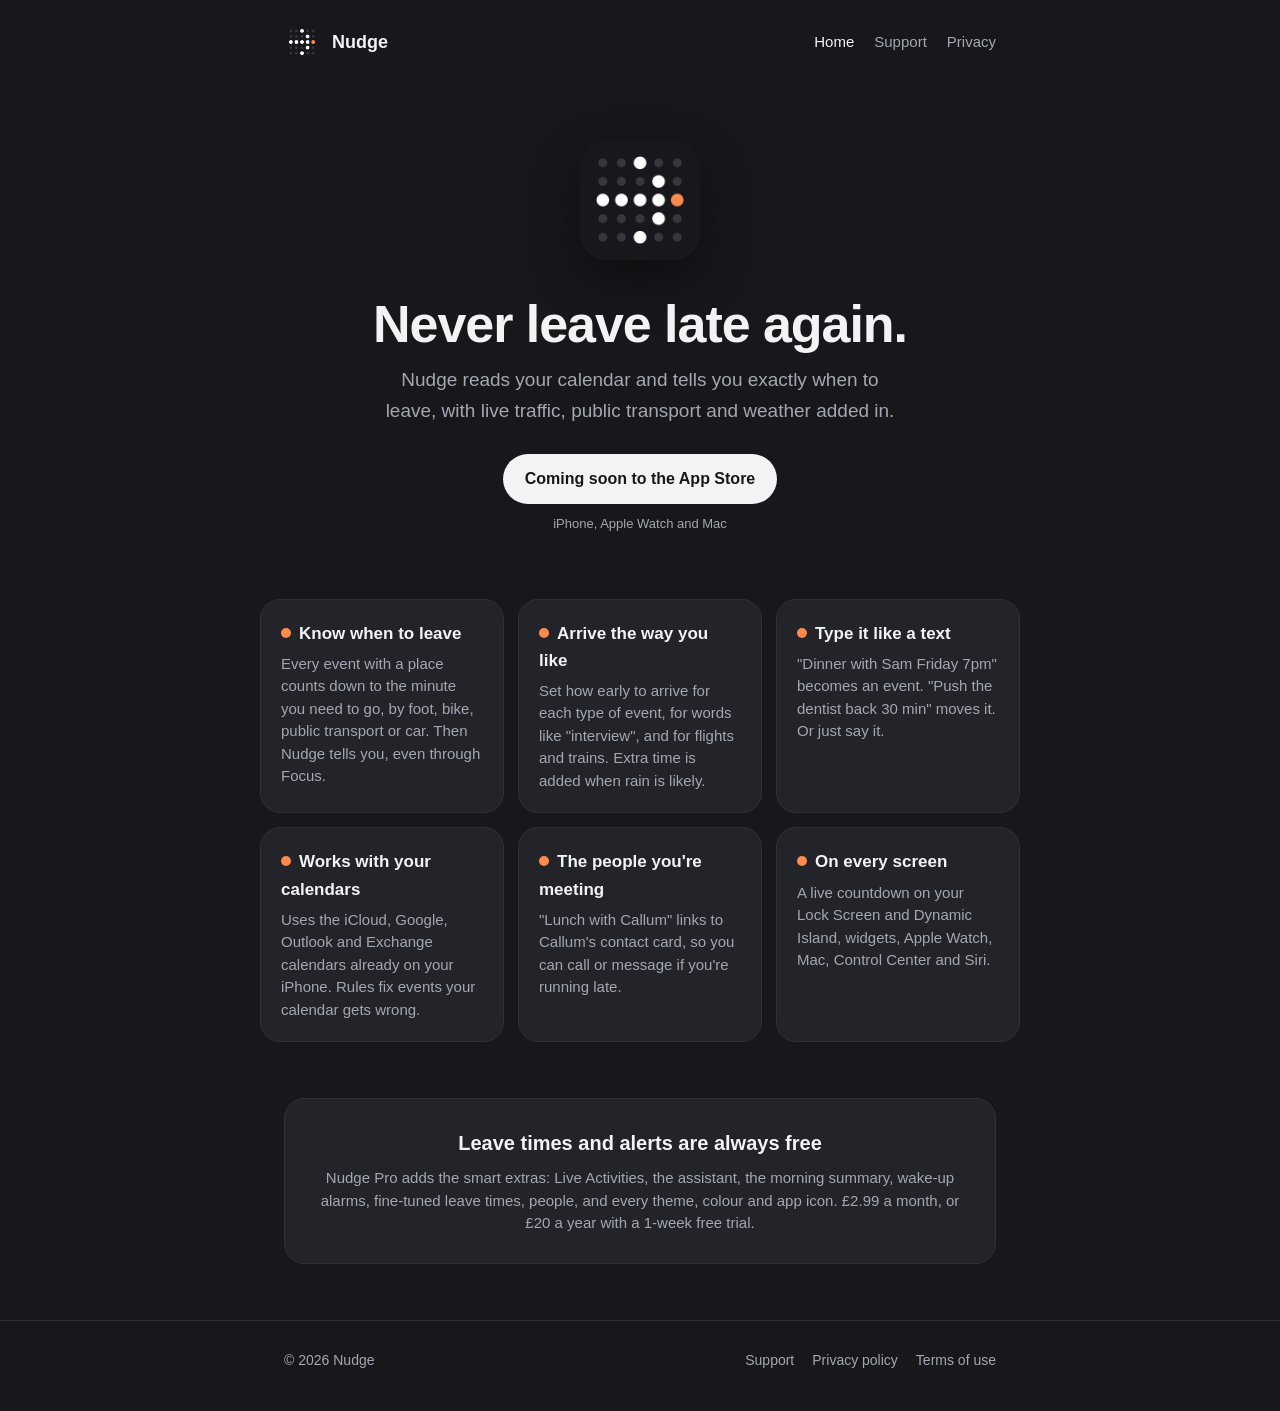
<file: index.html>
<!doctype html>
<html lang="en">
<head>
<meta charset="utf-8">
<meta name="viewport" content="width=device-width, initial-scale=1">
<title>Nudge · Never leave late again</title>
<meta name="description" content="Nudge reads your calendar and tells you exactly when to leave, with live traffic, public transport and weather. For iPhone, Apple Watch and Mac.">
<link rel="icon" href="assets/favicon.png">
<link rel="apple-touch-icon" href="assets/icon.png">
<link rel="stylesheet" href="assets/style.css">
</head>
<body>

<header class="site-header">
  <div class="wrap">
    <a class="brand" href="./"><img src="assets/icon.png" alt="">Nudge</a>
    <nav class="nav" aria-label="Main">
      <a href="./" aria-current="page">Home</a>
      <a href="support.html">Support</a>
      <a href="privacy.html">Privacy</a>
    </nav>
  </div>
</header>

<main>
  <section class="hero">
    <div class="wrap">
      <img src="assets/icon.png" alt="Nudge app icon">
      <h1>Never leave late again.</h1>
      <p>Nudge reads your calendar and tells you exactly when to leave, with live traffic, public transport and weather added in.</p>
      <a class="badge" href="#">Coming soon to the App Store</a>
      <span class="note">iPhone, Apple Watch and Mac</span>
    </div>
  </section>

  <section class="wrap features" aria-label="Features">
    <div class="card">
      <h3><span class="dot"></span>Know when to leave</h3>
      <p>Every event with a place counts down to the minute you need to go, by foot, bike, public transport or car. Then Nudge tells you, even through Focus.</p>
    </div>
    <div class="card">
      <h3><span class="dot"></span>Arrive the way you like</h3>
      <p>Set how early to arrive for each type of event, for words like "interview", and for flights and trains. Extra time is added when rain is likely.</p>
    </div>
    <div class="card">
      <h3><span class="dot"></span>Type it like a text</h3>
      <p>"Dinner with Sam Friday 7pm" becomes an event. "Push the dentist back 30 min" moves it. Or just say it.</p>
    </div>
    <div class="card">
      <h3><span class="dot"></span>Works with your calendars</h3>
      <p>Uses the iCloud, Google, Outlook and Exchange calendars already on your iPhone. Rules fix events your calendar gets wrong.</p>
    </div>
    <div class="card">
      <h3><span class="dot"></span>The people you're meeting</h3>
      <p>"Lunch with Callum" links to Callum's contact card, so you can call or message if you're running late.</p>
    </div>
    <div class="card">
      <h3><span class="dot"></span>On every screen</h3>
      <p>A live countdown on your Lock Screen and Dynamic Island, widgets, Apple Watch, Mac, Control Center and Siri.</p>
    </div>
  </section>

  <section class="wrap" style="padding-bottom: 56px" aria-label="Pricing">
    <div class="card" style="text-align: center; padding: 28px 22px">
      <h3 style="font-size: 20px; margin-bottom: 8px">Leave times and alerts are always free</h3>
      <p>Nudge Pro adds the smart extras: Live Activities, the assistant, the morning summary, wake-up alarms, fine-tuned leave times, people, and every theme, colour and app icon. £2.99 a month, or £20 a year with a 1-week free trial.</p>
    </div>
  </section>
</main>

<footer class="site-footer">
  <div class="wrap">
    <span>© 2026 Nudge</span>
    <nav aria-label="Footer">
      <a href="support.html">Support</a>
      <a href="privacy.html">Privacy policy</a>
      <a href="https://www.apple.com/legal/internet-services/itunes/dev/stdeula/">Terms of use</a>
    </nav>
  </div>
</footer>

</body>
</html>
</file>
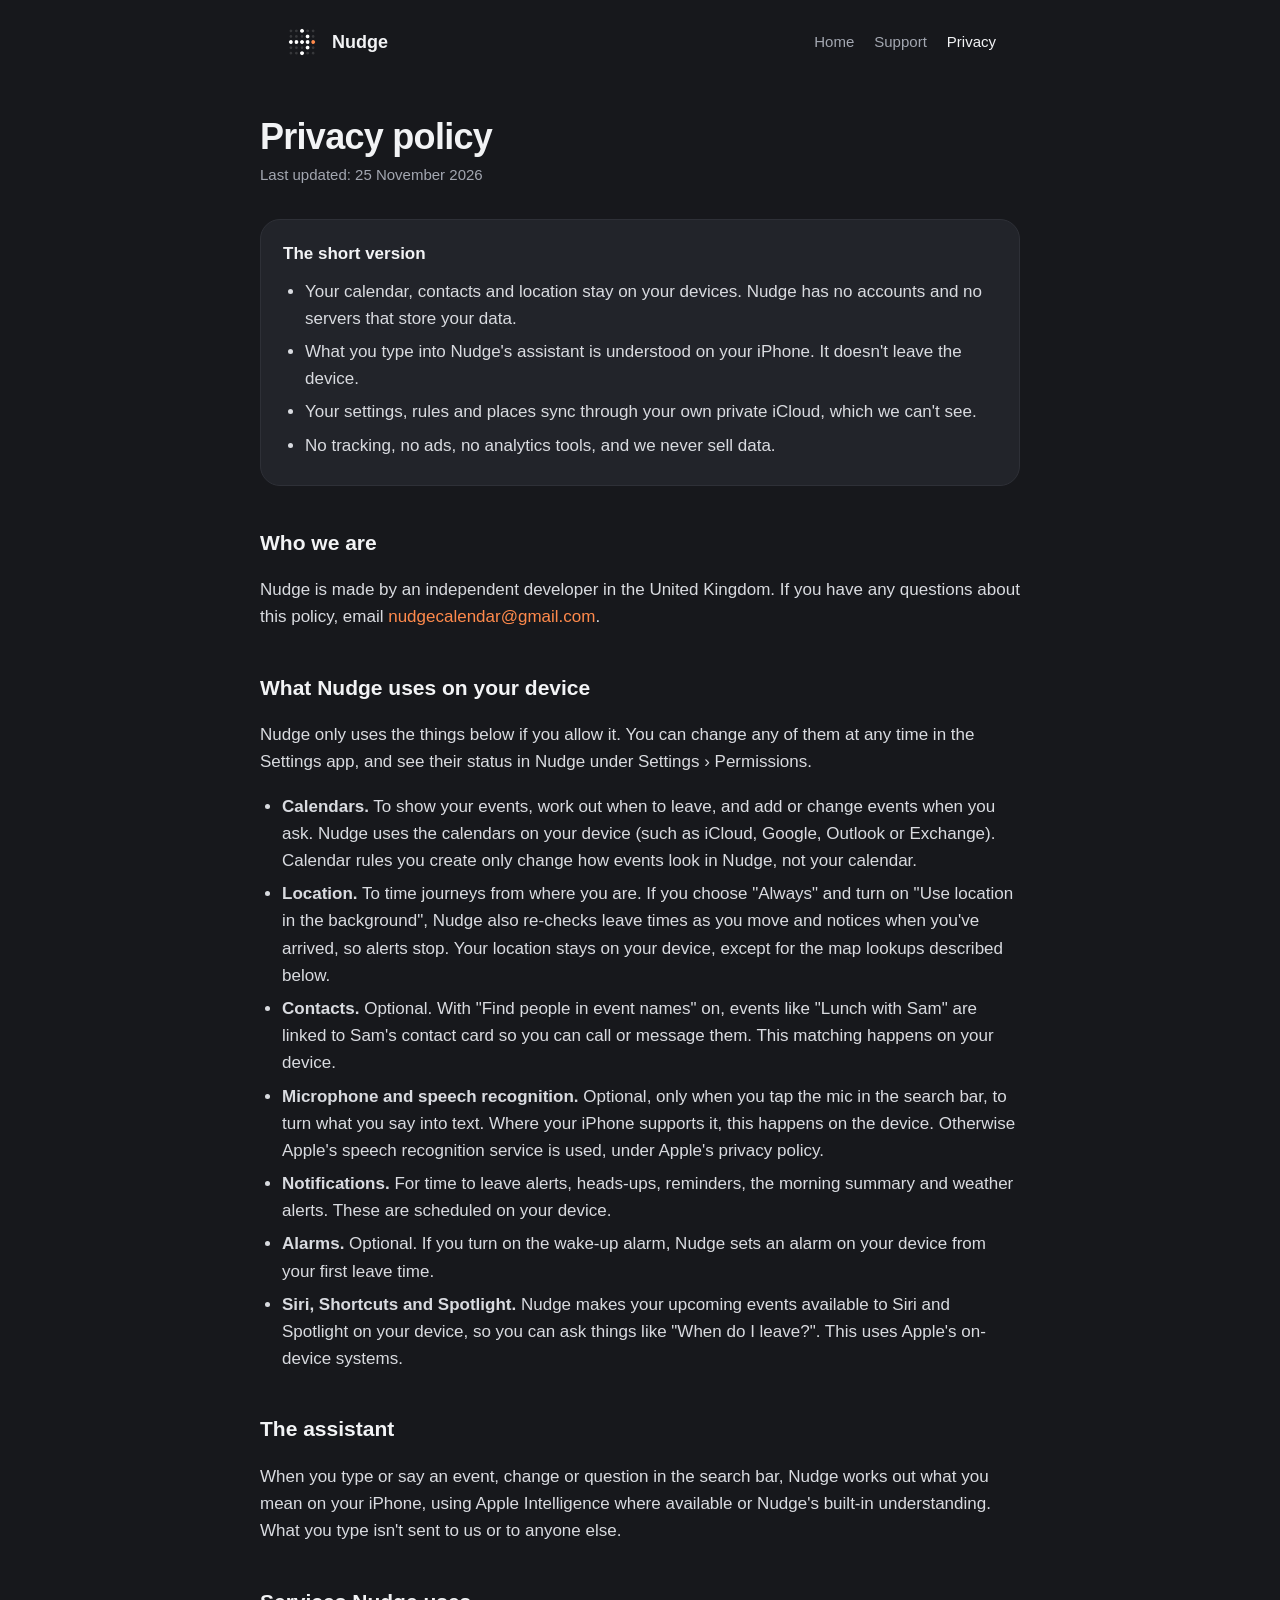
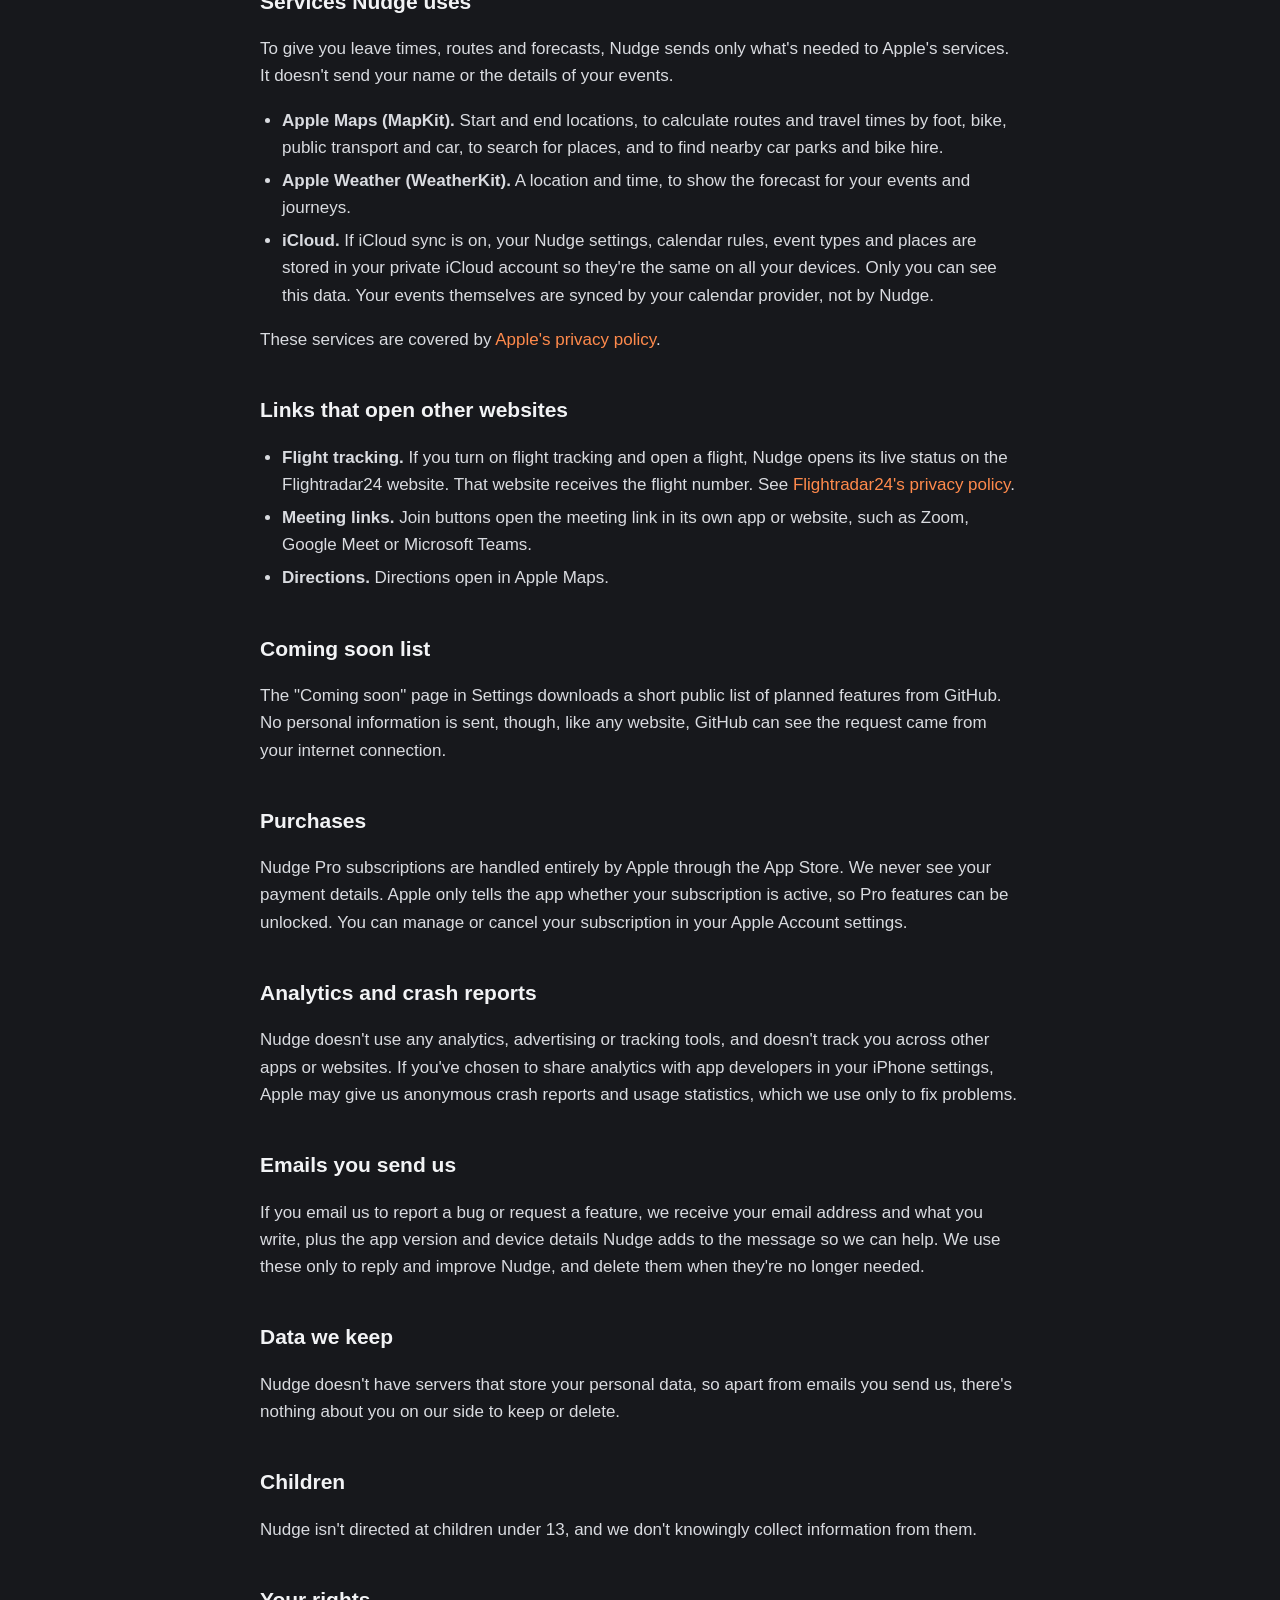
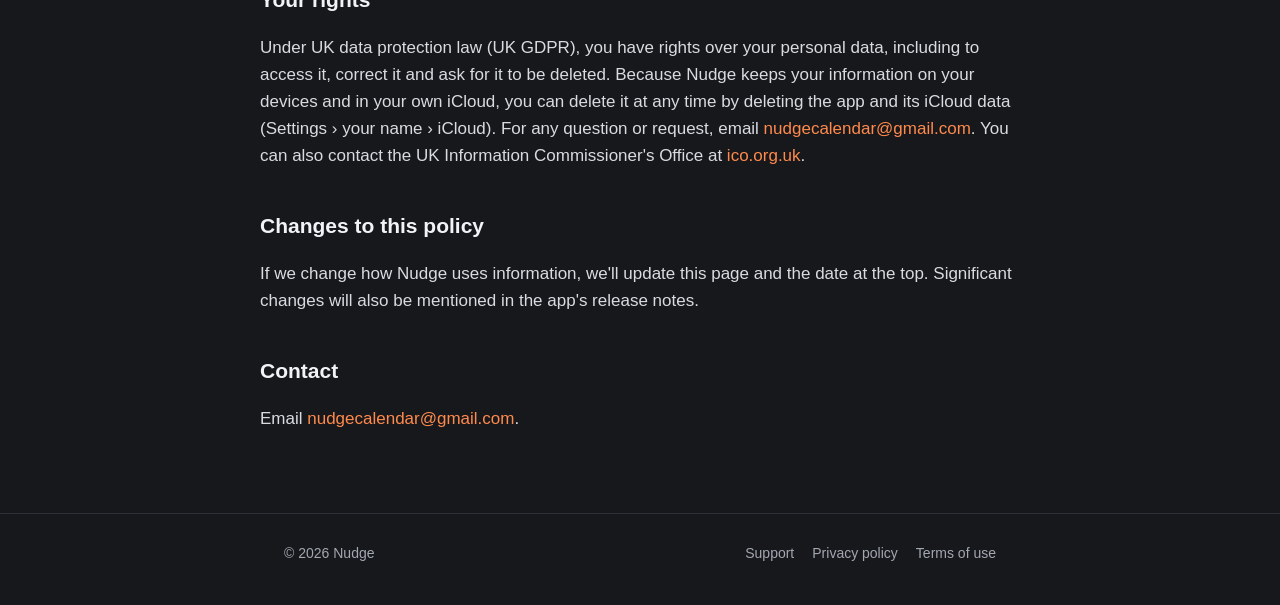
<file: privacy.html>
<!doctype html>
<html lang="en">
<head>
<meta charset="utf-8">
<meta name="viewport" content="width=device-width, initial-scale=1">
<title>Privacy policy · Nudge</title>
<link rel="icon" href="assets/favicon.png">
<link rel="stylesheet" href="assets/style.css">
</head>
<body>

<header class="site-header">
  <div class="wrap">
    <a class="brand" href="./"><img src="assets/icon.png" alt="">Nudge</a>
    <nav class="nav" aria-label="Main">
      <a href="./">Home</a>
      <a href="support.html">Support</a>
      <a href="privacy.html" aria-current="page">Privacy</a>
    </nav>
  </div>
</header>

<main class="wrap doc">
  <h1>Privacy policy</h1>
  <p class="updated">Last updated: 25 November 2026</p>

  <div class="summary">
    <p><strong>The short version</strong></p>
    <ul>
      <li>Your calendar, contacts and location stay on your devices. Nudge has no accounts and no servers that store your data.</li>
      <li>What you type into Nudge's assistant is understood on your iPhone. It doesn't leave the device.</li>
      <li>Your settings, rules and places sync through your own private iCloud, which we can't see.</li>
      <li>No tracking, no ads, no analytics tools, and we never sell data.</li>
    </ul>
  </div>

  <h2>Who we are</h2>
  <p>Nudge is made by an independent developer in the United Kingdom. If you have any questions about this policy, email <a href="mailto:nudgecalendar@gmail.com">nudgecalendar@gmail.com</a>.</p>

  <h2>What Nudge uses on your device</h2>
  <p>Nudge only uses the things below if you allow it. You can change any of them at any time in the Settings app, and see their status in Nudge under Settings › Permissions.</p>
  <ul>
    <li><strong>Calendars.</strong> To show your events, work out when to leave, and add or change events when you ask. Nudge uses the calendars on your device (such as iCloud, Google, Outlook or Exchange). Calendar rules you create only change how events look in Nudge, not your calendar.</li>
    <li><strong>Location.</strong> To time journeys from where you are. If you choose "Always" and turn on "Use location in the background", Nudge also re-checks leave times as you move and notices when you've arrived, so alerts stop. Your location stays on your device, except for the map lookups described below.</li>
    <li><strong>Contacts.</strong> Optional. With "Find people in event names" on, events like "Lunch with Sam" are linked to Sam's contact card so you can call or message them. This matching happens on your device.</li>
    <li><strong>Microphone and speech recognition.</strong> Optional, only when you tap the mic in the search bar, to turn what you say into text. Where your iPhone supports it, this happens on the device. Otherwise Apple's speech recognition service is used, under Apple's privacy policy.</li>
    <li><strong>Notifications.</strong> For time to leave alerts, heads-ups, reminders, the morning summary and weather alerts. These are scheduled on your device.</li>
    <li><strong>Alarms.</strong> Optional. If you turn on the wake-up alarm, Nudge sets an alarm on your device from your first leave time.</li>
    <li><strong>Siri, Shortcuts and Spotlight.</strong> Nudge makes your upcoming events available to Siri and Spotlight on your device, so you can ask things like "When do I leave?". This uses Apple's on-device systems.</li>
  </ul>

  <h2>The assistant</h2>
  <p>When you type or say an event, change or question in the search bar, Nudge works out what you mean on your iPhone, using Apple Intelligence where available or Nudge's built-in understanding. What you type isn't sent to us or to anyone else.</p>

  <h2>Services Nudge uses</h2>
  <p>To give you leave times, routes and forecasts, Nudge sends only what's needed to Apple's services. It doesn't send your name or the details of your events.</p>
  <ul>
    <li><strong>Apple Maps (MapKit).</strong> Start and end locations, to calculate routes and travel times by foot, bike, public transport and car, to search for places, and to find nearby car parks and bike hire.</li>
    <li><strong>Apple Weather (WeatherKit).</strong> A location and time, to show the forecast for your events and journeys.</li>
    <li><strong>iCloud.</strong> If iCloud sync is on, your Nudge settings, calendar rules, event types and places are stored in your private iCloud account so they're the same on all your devices. Only you can see this data. Your events themselves are synced by your calendar provider, not by Nudge.</li>
  </ul>
  <p>These services are covered by <a href="https://www.apple.com/legal/privacy/">Apple's privacy policy</a>.</p>

  <h2>Links that open other websites</h2>
  <ul>
    <li><strong>Flight tracking.</strong> If you turn on flight tracking and open a flight, Nudge opens its live status on the Flightradar24 website. That website receives the flight number. See <a href="https://www.flightradar24.com/privacy-policy">Flightradar24's privacy policy</a>.</li>
    <li><strong>Meeting links.</strong> Join buttons open the meeting link in its own app or website, such as Zoom, Google Meet or Microsoft Teams.</li>
    <li><strong>Directions.</strong> Directions open in Apple Maps.</li>
  </ul>

  <h2>Coming soon list</h2>
  <p>The "Coming soon" page in Settings downloads a short public list of planned features from GitHub. No personal information is sent, though, like any website, GitHub can see the request came from your internet connection.</p>

  <h2>Purchases</h2>
  <p>Nudge Pro subscriptions are handled entirely by Apple through the App Store. We never see your payment details. Apple only tells the app whether your subscription is active, so Pro features can be unlocked. You can manage or cancel your subscription in your Apple Account settings.</p>

  <h2>Analytics and crash reports</h2>
  <p>Nudge doesn't use any analytics, advertising or tracking tools, and doesn't track you across other apps or websites. If you've chosen to share analytics with app developers in your iPhone settings, Apple may give us anonymous crash reports and usage statistics, which we use only to fix problems.</p>

  <h2>Emails you send us</h2>
  <p>If you email us to report a bug or request a feature, we receive your email address and what you write, plus the app version and device details Nudge adds to the message so we can help. We use these only to reply and improve Nudge, and delete them when they're no longer needed.</p>

  <h2>Data we keep</h2>
  <p>Nudge doesn't have servers that store your personal data, so apart from emails you send us, there's nothing about you on our side to keep or delete.</p>

  <h2>Children</h2>
  <p>Nudge isn't directed at children under 13, and we don't knowingly collect information from them.</p>

  <h2>Your rights</h2>
  <p>Under UK data protection law (UK GDPR), you have rights over your personal data, including to access it, correct it and ask for it to be deleted. Because Nudge keeps your information on your devices and in your own iCloud, you can delete it at any time by deleting the app and its iCloud data (Settings › your name › iCloud). For any question or request, email <a href="mailto:nudgecalendar@gmail.com">nudgecalendar@gmail.com</a>. You can also contact the UK Information Commissioner's Office at <a href="https://ico.org.uk">ico.org.uk</a>.</p>

  <h2>Changes to this policy</h2>
  <p>If we change how Nudge uses information, we'll update this page and the date at the top. Significant changes will also be mentioned in the app's release notes.</p>

  <h2>Contact</h2>
  <p>Email <a href="mailto:nudgecalendar@gmail.com">nudgecalendar@gmail.com</a>.</p>
</main>

<footer class="site-footer">
  <div class="wrap">
    <span>© 2026 Nudge</span>
    <nav aria-label="Footer">
      <a href="support.html">Support</a>
      <a href="privacy.html">Privacy policy</a>
      <a href="https://www.apple.com/legal/internet-services/itunes/dev/stdeula/">Terms of use</a>
    </nav>
  </div>
</footer>

</body>
</html>
</file>
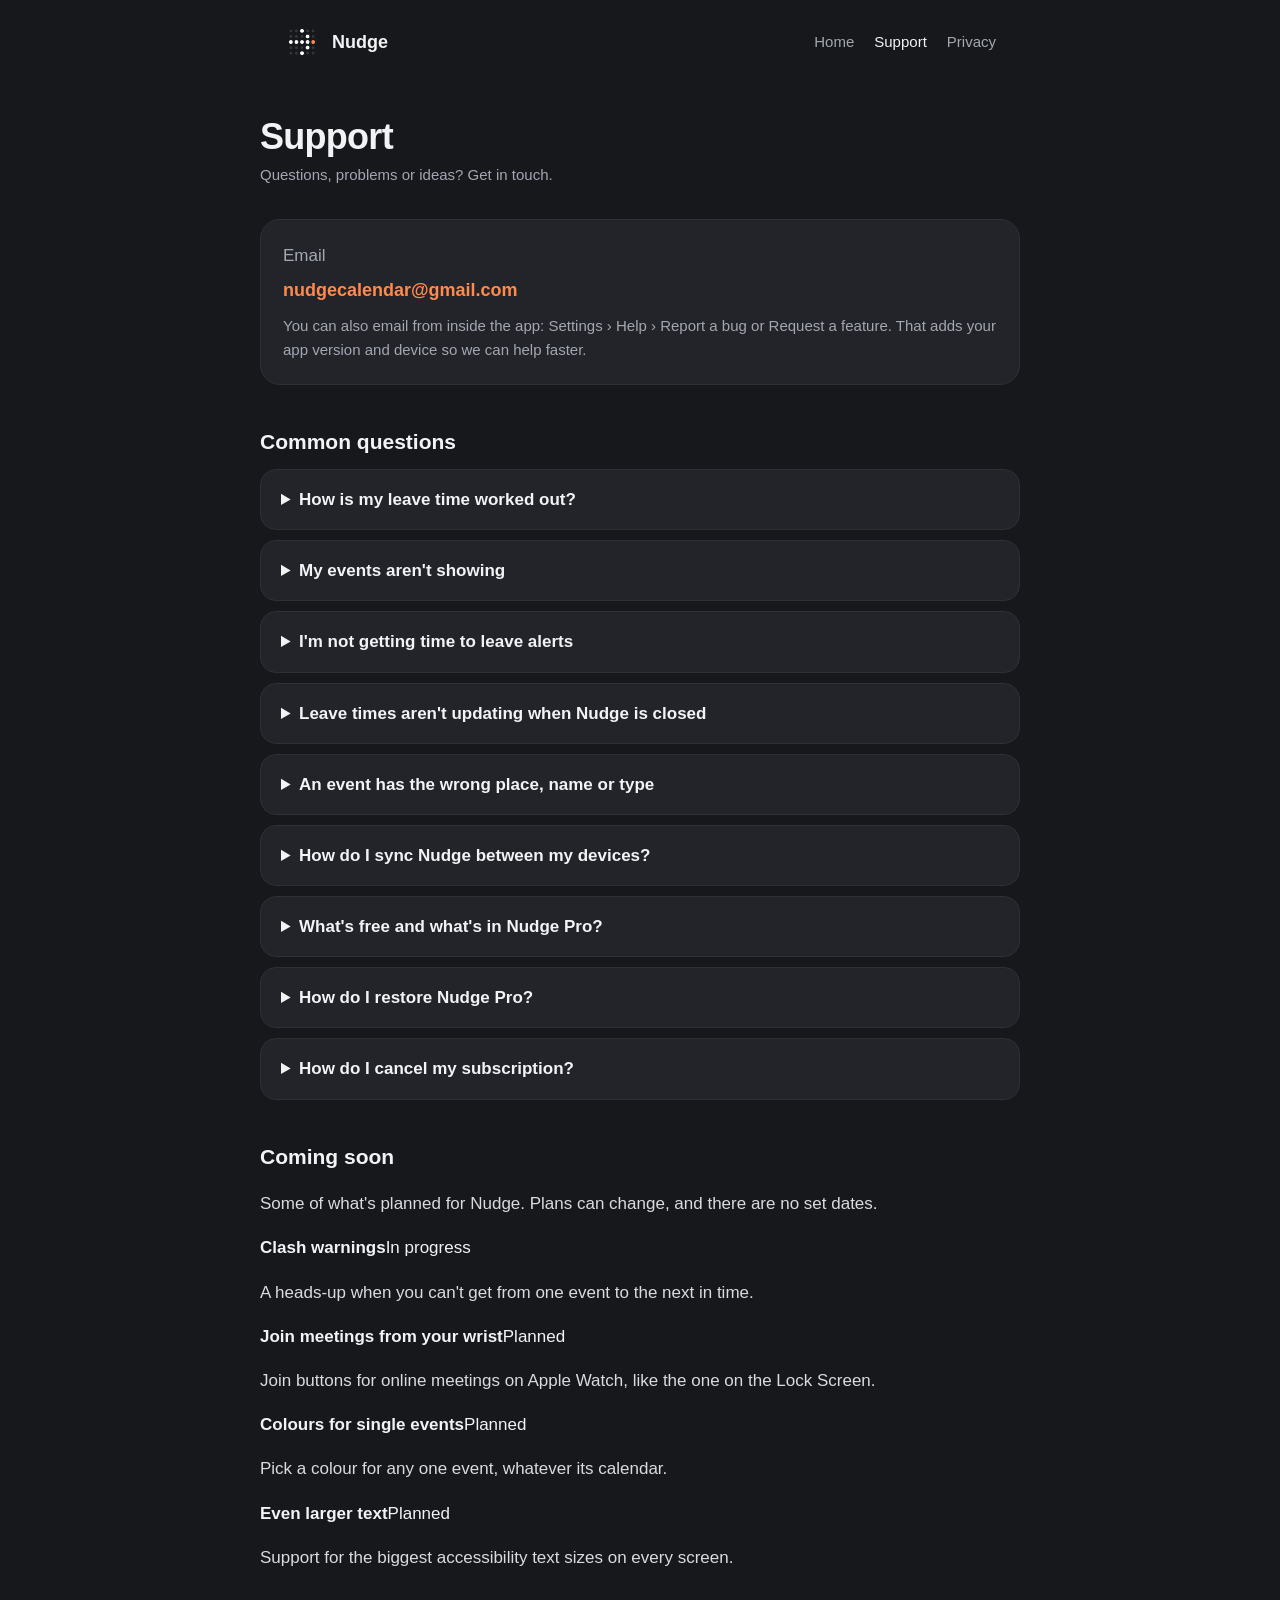
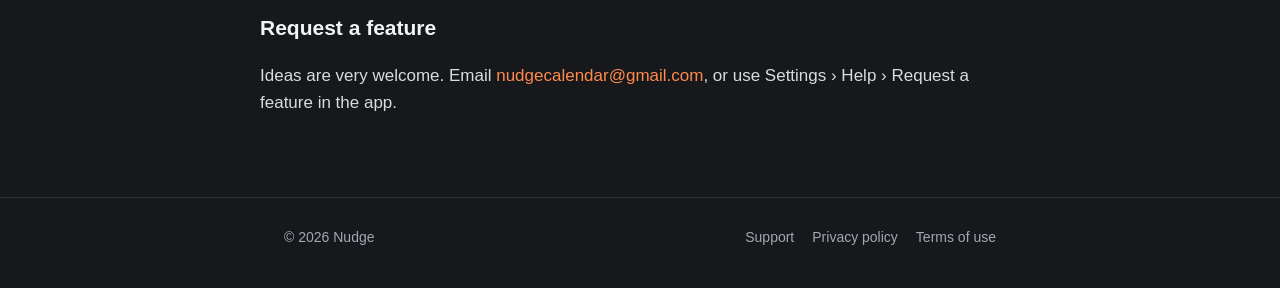
<file: support.html>
<!doctype html>
<html lang="en">
<head>
<meta charset="utf-8">
<meta name="viewport" content="width=device-width, initial-scale=1">
<title>Support · Nudge</title>
<link rel="icon" href="assets/favicon.png">
<link rel="stylesheet" href="assets/style.css">
</head>
<body>

<header class="site-header">
  <div class="wrap">
    <a class="brand" href="./"><img src="assets/icon.png" alt="">Nudge</a>
    <nav class="nav" aria-label="Main">
      <a href="./">Home</a>
      <a href="support.html" aria-current="page">Support</a>
      <a href="privacy.html">Privacy</a>
    </nav>
  </div>
</header>

<main class="wrap doc">
  <h1>Support</h1>
  <p class="updated">Questions, problems or ideas? Get in touch.</p>

  <div class="contact">
    <p style="margin: 0 0 6px; color: var(--sub)">Email</p>
    <a href="mailto:nudgecalendar@gmail.com?subject=Nudge%20support">nudgecalendar@gmail.com</a>
    <p style="margin: 10px 0 0; color: var(--sub); font-size: 15px">You can also email from inside the app: Settings › Help › Report a bug or Request a feature. That adds your app version and device so we can help faster.</p>
  </div>

  <h2>Common questions</h2>
  <div class="faq">
    <details>
      <summary>How is my leave time worked out?</summary>
      <p>Nudge takes the event's start time and subtracts the journey from where you'll be (your previous event, where you are, or Home), live traffic for driving, extra time if rain is likely and you're walking or cycling, and how early you like to arrive. You set how early in Settings › Arrive early, by type of event, for words like "interview", and for flights and trains. Anything you change on a single event always wins.</p>
    </details>
    <details>
      <summary>My events aren't showing</summary>
      <p>Check Nudge has Full Access to Calendars in the Settings app › Apps › Nudge › Calendars, and that the calendar is switched on in Nudge under Settings › Calendars. Google, Outlook and other calendars need to be added to your iPhone first, in the Settings app › Apps › Calendar › Calendar Accounts.</p>
    </details>
    <details>
      <summary>I'm not getting time to leave alerts</summary>
      <p>Allow notifications for Nudge in the Settings app, and make sure Time Sensitive notifications are allowed, including in any Focus you use. In Nudge, go to Settings › Notifications and tap Send a test alert to check they reach you. Alerts only come for events with a location, and can be turned off for a single event on its screen.</p>
    </details>
    <details>
      <summary>Leave times aren't updating when Nudge is closed</summary>
      <p>iOS decides how often apps can check in the background. For the most up-to-date times, set Location to Always and turn on Use location in the background in Settings › Notifications. Opening Nudge always shows the latest times.</p>
    </details>
    <details>
      <summary>An event has the wrong place, name or type</summary>
      <p>Use calendar rules: Settings › Calendars › Calendar rules. You can rename events, set or remove their location, choose a type, hide things like "Focus time", or turn off alerts. Nudge doesn't change the event in your calendar.</p>
    </details>
    <details>
      <summary>How do I sync Nudge between my devices?</summary>
      <p>Turn on Settings › iCloud sync on each device, signed in to the same Apple Account. Your settings, rules, types and places then stay the same everywhere. Your events are synced by your calendar provider, so turn on the same calendars on each device.</p>
    </details>
    <details>
      <summary>What's free and what's in Nudge Pro?</summary>
      <p>Leave times and alerts are always free. Nudge Pro adds Live Activities, the assistant, the morning summary, wake-up alarms, fine-tuned leave times, people features, and every theme, colour and app icon. It's £2.99 a month, or £20 a year with a 1-week free trial.</p>
    </details>
    <details>
      <summary>How do I restore Nudge Pro?</summary>
      <p>In Nudge, go to Settings › About and tap Restore purchases, signed in with the Apple Account you bought it with.</p>
    </details>
    <details>
      <summary>How do I cancel my subscription?</summary>
      <p>Subscriptions are managed by Apple. Open the Settings app › your name › Subscriptions › Nudge. You keep Pro until the end of the period you've paid for.</p>
    </details>
  </div>

  <h2>Coming soon</h2>
  <p>Some of what's planned for Nudge. Plans can change, and there are no set dates.</p>
  <!-- Filled from the same GitHub Gist the app uses. The items below show if it can't load. -->
  <div class="status-list" id="roadmap">
    <div class="status-item"><div class="status-head"><strong>Clash warnings</strong><span class="pill pill-amber">In progress</span></div><p>A heads-up when you can't get from one event to the next in time.</p></div>
    <div class="status-item"><div class="status-head"><strong>Join meetings from your wrist</strong><span class="pill pill-grey">Planned</span></div><p>Join buttons for online meetings on Apple Watch, like the one on the Lock Screen.</p></div>
    <div class="status-item"><div class="status-head"><strong>Colours for single events</strong><span class="pill pill-grey">Planned</span></div><p>Pick a colour for any one event, whatever its calendar.</p></div>
    <div class="status-item"><div class="status-head"><strong>Even larger text</strong><span class="pill pill-grey">Planned</span></div><p>Support for the biggest accessibility text sizes on every screen.</p></div>
  </div>

  <section id="bugs-section" hidden>
    <h2>Known bugs</h2>
    <p>Problems we know about and how far along each fix is. Seeing something not listed? <a href="mailto:nudgecalendar@gmail.com?subject=Nudge%3A%20bug%20report">Report a bug</a>.</p>
    <div class="status-list" id="bugs"></div>
  </section>

  <h2>Request a feature</h2>
  <p>Ideas are very welcome. Email <a href="mailto:nudgecalendar@gmail.com?subject=Nudge%3A%20feature%20request">nudgecalendar@gmail.com</a>, or use Settings › Help › Request a feature in the app.</p>
</main>

<footer class="site-footer">
  <div class="wrap">
    <span>© 2026 Nudge</span>
    <nav aria-label="Footer">
      <a href="support.html">Support</a>
      <a href="privacy.html">Privacy policy</a>
      <a href="https://www.apple.com/legal/internet-services/itunes/dev/stdeula/">Terms of use</a>
    </nav>
  </div>
</footer>

<script>
// The same GitHub Gists the app reads. Edit a Gist and both the app and this page update.
// Paste the Known bugs Gist's raw link between the quotes once it exists (leave out the
// long version code after /raw/ so it always shows the latest edit).
const ROADMAP_URL = "https://gist.githubusercontent.com/NudgeCalendar/616fc73129bc264fbe8643e746662f0b/raw/gistfile1.txt";
const BUGS_URL = "";

// Same forgiving status words as the app.
function roadmapStatus(raw) {
  const s = String(raw || "").toLowerCase().replace(/[_-]/g, " ").trim();
  if (["in progress", "inprogress", "working on it", "building"].includes(s)) return ["In progress", "amber"];
  if (["next", "next update", "coming next", "soon"].includes(s)) return ["Next update", "green"];
  return ["Planned", "grey"];
}
function bugStatus(raw) {
  const s = String(raw || "").toLowerCase().replace(/[_-]/g, " ").trim();
  if (["fixing", "amber", "in progress", "working on it"].includes(s)) return ["Fixing", "amber"];
  if (["fixed", "green", "done", "resolved"].includes(s)) return ["Fixed", "green"];
  return ["Known", "red"];
}

function render(list, items, statusFor) {
  list.replaceChildren(...items.map(item => {
    const [label, colour] = statusFor(item.status);
    const row = document.createElement("div");
    row.className = "status-item";
    const head = document.createElement("div");
    head.className = "status-head";
    const title = document.createElement("strong");
    title.textContent = item.title || "";
    const pill = document.createElement("span");
    pill.className = "pill pill-" + colour;
    pill.textContent = label;
    head.append(title, pill);
    const detail = document.createElement("p");
    detail.textContent = item.detail || "";
    row.append(head, detail);
    return row;
  }));
}

async function load(url) {
  const res = await fetch(url, { cache: "no-store" });
  if (!res.ok) throw new Error(res.status);
  const file = await res.json();
  return Array.isArray(file.items) ? file.items : [];
}

load(ROADMAP_URL)
  .then(items => { if (items.length) render(document.getElementById("roadmap"), items, roadmapStatus); })
  .catch(() => {});

if (BUGS_URL) {
  load(BUGS_URL).then(items => {
    const list = document.getElementById("bugs");
    if (items.length) {
      render(list, items, bugStatus);
    } else {
      const none = document.createElement("p");
      none.textContent = "Nothing known right now.";
      list.replaceChildren(none);
    }
    document.getElementById("bugs-section").hidden = false;
  }).catch(() => {});
}
</script>

</body>
</html>
</file>
<file: assets/style.css>
:root {
  --bg: #17181C;
  --card: #22242A;
  --line: #2E3037;
  --text: #F2F3F5;
  --sub: #A3A7B1;
  --accent: #FF8A4C;
  --blue: #93A4FF;
  --radius: 20px;
}

* { box-sizing: border-box; }

body {
  margin: 0;
  background: var(--bg);
  color: var(--text);
  font-family: -apple-system, BlinkMacSystemFont, "SF Pro Text", "Inter", "Segoe UI", Roboto, sans-serif;
  font-size: 17px;
  line-height: 1.6;
  -webkit-font-smoothing: antialiased;
}

a { color: var(--accent); text-decoration: none; }
a:hover { text-decoration: underline; }

.wrap { max-width: 760px; margin: 0 auto; padding: 0 24px; }

/* Header */
.site-header { padding: 24px 0; }
.site-header .wrap { display: flex; align-items: center; justify-content: space-between; gap: 16px; flex-wrap: wrap; }
.brand { display: flex; align-items: center; gap: 12px; color: var(--text); font-weight: 700; font-size: 18px; }
.brand:hover { text-decoration: none; }
.brand img { width: 36px; height: 36px; border-radius: 9px; }
.nav { display: flex; gap: 20px; font-size: 15px; }
.nav a { color: var(--sub); }
.nav a:hover, .nav a[aria-current="page"] { color: var(--text); text-decoration: none; }

/* Hero */
.hero { padding: 56px 0 40px; text-align: center; }
.hero img { width: 120px; height: 120px; border-radius: 27px; box-shadow: 0 20px 50px rgba(0,0,0,0.45); }
.hero h1 { font-size: clamp(34px, 6vw, 52px); line-height: 1.1; letter-spacing: -0.02em; margin: 28px 0 12px; }
.hero p { color: var(--sub); font-size: 19px; max-width: 520px; margin: 0 auto; }
.badge {
  display: inline-flex; align-items: center; gap: 8px; margin-top: 28px;
  padding: 12px 22px; border-radius: 999px; background: var(--text); color: var(--bg);
  font-weight: 700; font-size: 16px;
}
.badge:hover { text-decoration: none; opacity: 0.9; }
.note { display: block; margin-top: 10px; font-size: 13px; color: var(--sub); }

/* Feature cards */
.features { display: grid; grid-template-columns: repeat(auto-fit, minmax(220px, 1fr)); gap: 14px; padding: 24px 0 56px; }
.card { background: var(--card); border: 1px solid var(--line); border-radius: var(--radius); padding: 20px; }
.card h3 { margin: 0 0 6px; font-size: 17px; }
.card p { margin: 0; color: var(--sub); font-size: 15px; line-height: 1.5; }
.dot { display: inline-block; width: 10px; height: 10px; border-radius: 5px; background: var(--accent); margin-right: 8px; vertical-align: 1px; }

/* Document pages */
.doc { padding: 32px 0 64px; }
.doc h1 { font-size: 36px; letter-spacing: -0.02em; line-height: 1.15; margin: 0 0 6px; }
.doc .updated { color: var(--sub); font-size: 15px; margin: 0 0 32px; }
.doc h2 { font-size: 21px; margin: 40px 0 10px; }
.doc p, .doc li { color: #D9DBE0; }
.doc ul { padding-left: 22px; }
.doc li { margin: 6px 0; }
.summary { background: var(--card); border: 1px solid var(--line); border-radius: var(--radius); padding: 20px 22px; margin: 0 0 8px; }
.summary p { margin: 0; color: var(--text); }
.summary ul { margin: 10px 0 0; }

.faq details { background: var(--card); border: 1px solid var(--line); border-radius: 16px; padding: 16px 20px; margin: 10px 0; }
.faq summary { cursor: pointer; font-weight: 600; }
.faq details p { margin: 10px 0 0; color: var(--sub); }

.contact { background: var(--card); border: 1px solid var(--line); border-radius: var(--radius); padding: 22px; margin-top: 8px; }
.contact a { font-weight: 700; font-size: 18px; }

/* Footer */
.site-footer { border-top: 1px solid var(--line); padding: 28px 0 40px; color: var(--sub); font-size: 14px; }
.site-footer .wrap { display: flex; justify-content: space-between; gap: 16px; flex-wrap: wrap; }
.site-footer nav { display: flex; gap: 18px; flex-wrap: wrap; }
.site-footer a { color: var(--sub); }
</file>
